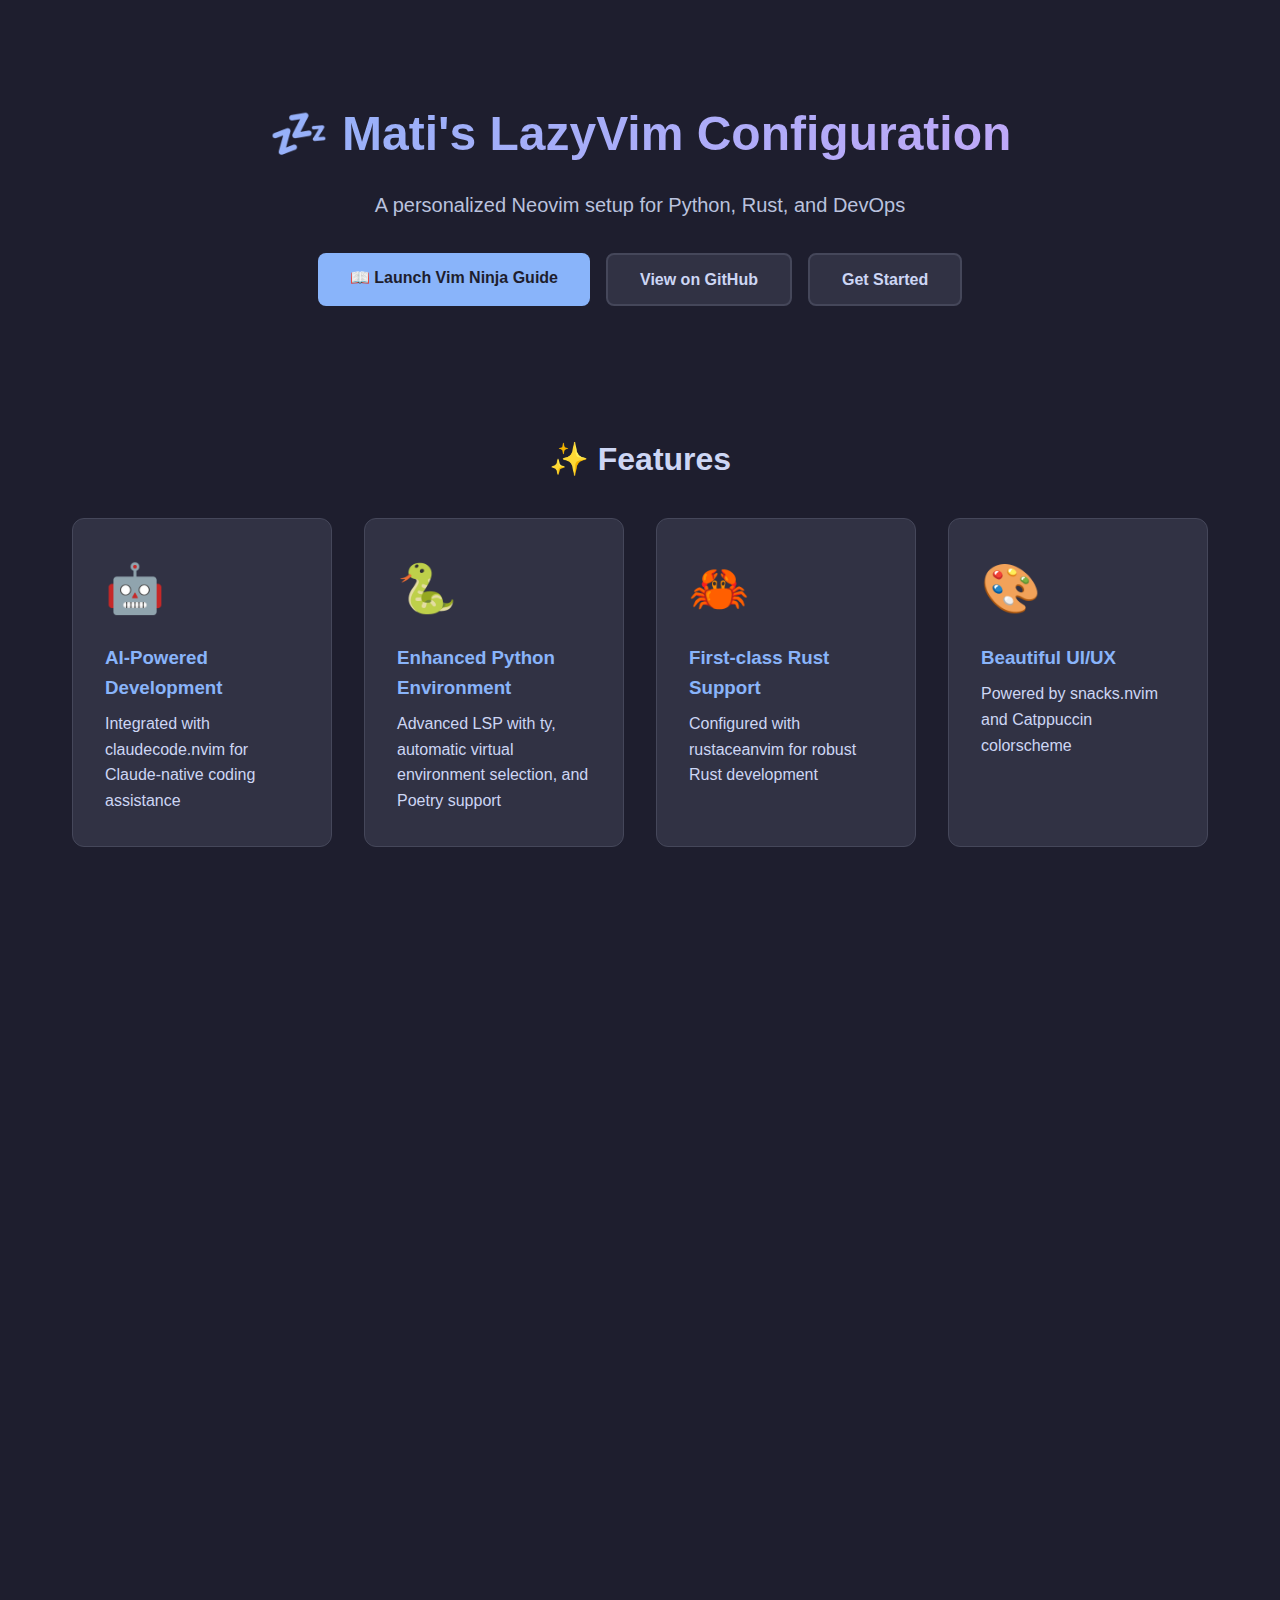
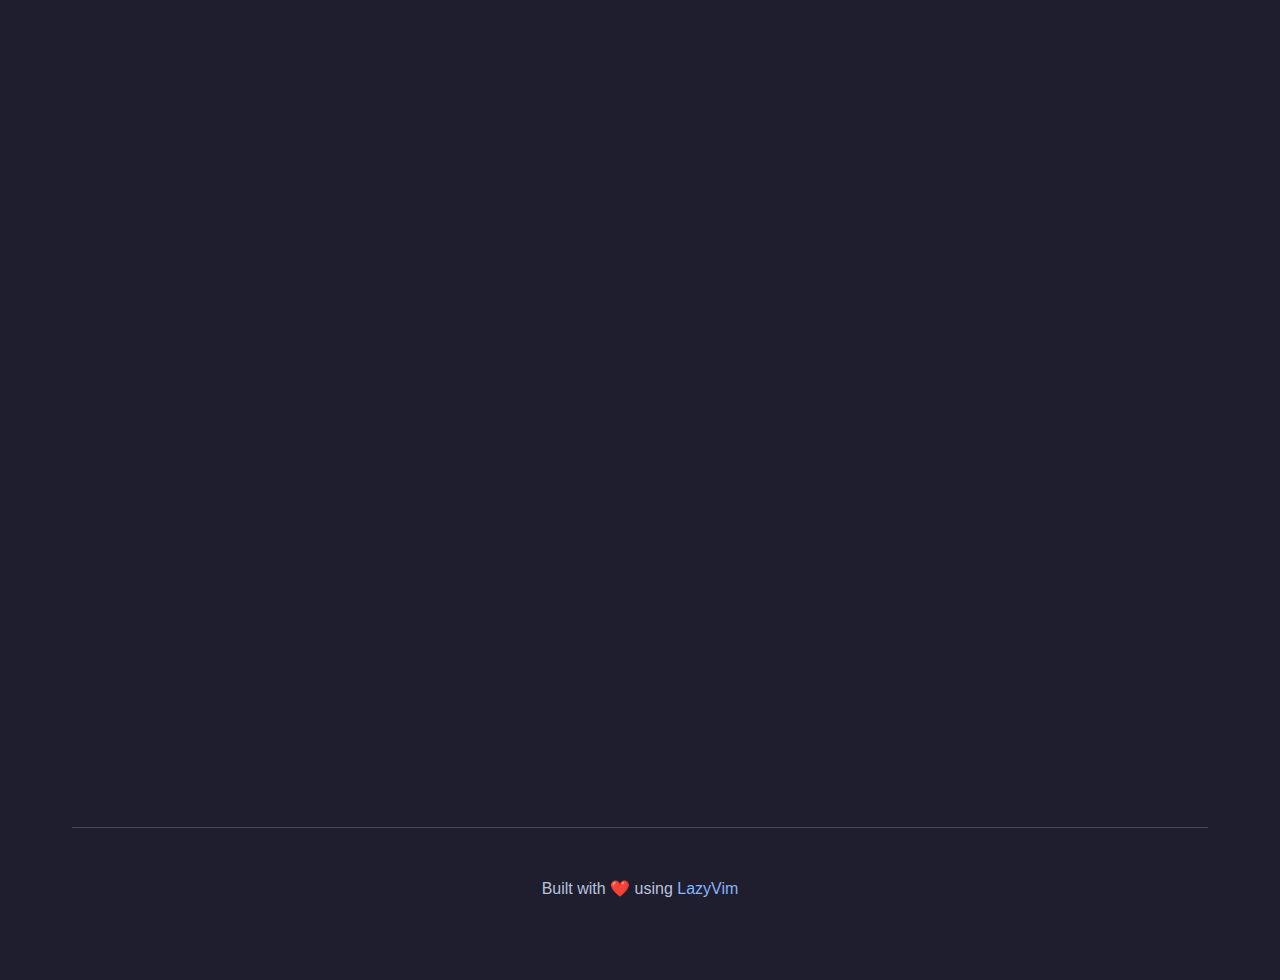
<file: docs/index.html>
<!DOCTYPE html>
<html lang="en">
<head>
    <meta charset="UTF-8">
    <meta name="viewport" content="width=device-width, initial-scale=1.0">
    <title>Mati's LazyVim Configuration</title>
    <link rel="icon" type="image/svg+xml" href="favicon.svg">
    <link rel="stylesheet" href="assets/css/style.css">
</head>
<body>
    <div class="container">
        <header>
            <h1>💤 Mati's LazyVim Configuration</h1>
            <p class="subtitle">A personalized Neovim setup for Python, Rust, and DevOps</p>
            <div class="links">
                <a href="guide/index.html" class="btn btn-primary">📖 Launch Vim Ninja Guide</a>
                <a href="https://github.com/mlopezgez/my-lazyvim" class="btn btn-secondary">View on GitHub</a>
                <a href="#installation" class="btn btn-secondary">Get Started</a>
            </div>
        </header>

        <section class="features">
            <h2>✨ Features</h2>
            <div class="feature-grid">
                <div class="feature-card">
                    <div class="feature-icon">🤖</div>
                    <h3>AI-Powered Development</h3>
                    <p>Integrated with claudecode.nvim for Claude-native coding assistance</p>
                </div>
                <div class="feature-card">
                    <div class="feature-icon">🐍</div>
                    <h3>Enhanced Python Environment</h3>
                    <p>Advanced LSP with ty, automatic virtual environment selection, and Poetry support</p>
                </div>
                <div class="feature-card">
                    <div class="feature-icon">🦀</div>
                    <h3>First-class Rust Support</h3>
                    <p>Configured with rustaceanvim for robust Rust development</p>
                </div>
                <div class="feature-card">
                    <div class="feature-icon">🎨</div>
                    <h3>Beautiful UI/UX</h3>
                    <p>Powered by snacks.nvim and Catppuccin colorscheme</p>
                </div>
            </div>
        </section>

        <section id="installation" class="installation">
            <h2>🚀 Installation</h2>
            <div class="steps">
                <div class="step">
                    <div class="step-number">1</div>
                    <div class="step-content">
                        <h3>Back up your current config</h3>
                        <pre><code>mv ~/.config/nvim ~/.config/nvim.bak</code></pre>
                    </div>
                </div>
                <div class="step">
                    <div class="step-number">2</div>
                    <div class="step-content">
                        <h3>Clone this repository</h3>
                        <pre><code>git clone https://github.com/mlopezgez/my-lazyvim.git ~/.config/nvim</code></pre>
                    </div>
                </div>
                <div class="step">
                    <div class="step-number">3</div>
                    <div class="step-content">
                        <h3>Open Neovim</h3>
                        <pre><code>nvim</code></pre>
                        <p class="note">Lazy.nvim will automatically install all defined plugins</p>
                    </div>
                </div>
            </div>
        </section>

        <section class="keymaps">
            <h2>⌨️ Custom Keymaps</h2>
            <div class="keymap-sections">
                <div class="keymap-section">
                    <h3>AI (Claude Code)</h3>
                    <table>
                        <tr>
                            <td><code>&lt;leader&gt;ac</code></td>
                            <td>Toggle Claude terminal</td>
                        </tr>
                        <tr>
                            <td><code>&lt;leader&gt;ar</code></td>
                            <td>Resume previous Claude session</td>
                        </tr>
                        <tr>
                            <td><code>&lt;leader&gt;as</code></td>
                            <td>Send visual selection to Claude</td>
                        </tr>
                        <tr>
                            <td><code>&lt;leader&gt;aa</code></td>
                            <td>Accept Claude's diff changes</td>
                        </tr>
                    </table>
                </div>
                <div class="keymap-section">
                    <h3>Diagnostics & Clipboard</h3>
                    <table>
                        <tr>
                            <td><code>&lt;leader&gt;cy</code></td>
                            <td>Copy diagnostic under cursor</td>
                        </tr>
                        <tr>
                            <td><code>&lt;leader&gt;cY</code></td>
                            <td>Copy all diagnostics on line</td>
                        </tr>
                        <tr>
                            <td><code>&lt;F13&gt;</code></td>
                            <td>Yank to system clipboard</td>
                        </tr>
                        <tr>
                            <td><code>&lt;F14&gt;</code></td>
                            <td>Paste from system clipboard</td>
                        </tr>
                    </table>
                </div>
            </div>
        </section>

        <section style="background: linear-gradient(135deg, var(--accent-blue), var(--accent-mauve)); padding: 4rem 2rem; border-radius: 12px; text-align: center; margin: 4rem 0;">
            <h2 style="color: var(--bg-primary); font-size: 2.5rem; margin-bottom: 1rem;">
                🎓 Ready to Become a Vim Ninja?
            </h2>
            <p style="color: var(--bg-primary); font-size: 1.25rem; margin-bottom: 2rem; max-width: 700px; margin-left: auto; margin-right: auto;">
                Master this configuration with our comprehensive interactive guide. Learn AI-powered workflows,
                Python development, DevOps tools, and advanced navigation techniques.
            </p>
            <div style="display: flex; gap: 1rem; justify-content: center; flex-wrap: wrap;">
                <a href="guide/index.html" style="display: inline-block; background: var(--bg-primary); color: var(--accent-blue); padding: 1rem 2.5rem; text-decoration: none; border-radius: 8px; font-size: 1.1rem; font-weight: 700; box-shadow: 0 4px 12px rgba(0,0,0,0.3);">
                    Launch Guide →
                </a>
                <a href="guide/01-ai-mastery.html" style="display: inline-block; background: rgba(30, 30, 46, 0.3); color: var(--bg-primary); padding: 1rem 2rem; text-decoration: none; border-radius: 8px; font-size: 1.1rem; font-weight: 600; border: 2px solid var(--bg-primary);">
                    Start with AI Mastery
                </a>
            </div>
            <p style="color: var(--bg-primary); margin-top: 2rem; font-size: 0.9rem; opacity: 0.8;">
                6 progressive lessons • 113 keybinds • Interactive exercises • ~3 hours total
            </p>
        </section>

        <footer>
            <p>Built with ❤️ using <a href="https://github.com/LazyVim/LazyVim" target="_blank">LazyVim</a></p>
        </footer>
    </div>

    <script src="assets/js/script.js"></script>
</body>
</html>
</file>
<file: docs/assets/css/style.css>
:root {
    --bg-primary: #1e1e2e;
    --bg-secondary: #181825;
    --bg-card: #313244;
    --text-primary: #cdd6f4;
    --text-secondary: #bac2de;
    --accent-blue: #89b4fa;
    --accent-mauve: #cba6f7;
    --accent-green: #a6e3a1;
    --accent-peach: #fab387;
    --border: #45475a;
}

* {
    margin: 0;
    padding: 0;
    box-sizing: border-box;
}

body {
    font-family: 'Inter', -apple-system, BlinkMacSystemFont, 'Segoe UI', Roboto, Oxygen, Ubuntu, Cantarell, sans-serif;
    background: var(--bg-primary);
    color: var(--text-primary);
    line-height: 1.6;
}

.container {
    max-width: 1200px;
    margin: 0 auto;
    padding: 2rem;
}

header {
    text-align: center;
    padding: 4rem 0;
}

h1 {
    font-size: 3rem;
    margin-bottom: 1rem;
    background: linear-gradient(135deg, var(--accent-blue), var(--accent-mauve));
    -webkit-background-clip: text;
    -webkit-text-fill-color: transparent;
    background-clip: text;
}

.subtitle {
    font-size: 1.25rem;
    color: var(--text-secondary);
    margin-bottom: 2rem;
}

.links {
    display: flex;
    gap: 1rem;
    justify-content: center;
    flex-wrap: wrap;
}

.btn {
    padding: 0.75rem 2rem;
    text-decoration: none;
    border-radius: 8px;
    font-weight: 600;
    transition: all 0.3s ease;
    display: inline-block;
}

.btn-primary {
    background: var(--accent-blue);
    color: var(--bg-primary);
}

.btn-primary:hover {
    background: var(--accent-mauve);
    transform: translateY(-2px);
}

.btn-secondary {
    background: var(--bg-card);
    color: var(--text-primary);
    border: 2px solid var(--border);
}

.btn-secondary:hover {
    border-color: var(--accent-blue);
    transform: translateY(-2px);
}

section {
    margin: 4rem 0;
}

h2 {
    font-size: 2rem;
    margin-bottom: 2rem;
    text-align: center;
}

.feature-grid {
    display: grid;
    grid-template-columns: repeat(auto-fit, minmax(250px, 1fr));
    gap: 2rem;
    margin-top: 2rem;
}

.feature-card {
    background: var(--bg-card);
    padding: 2rem;
    border-radius: 12px;
    border: 1px solid var(--border);
    transition: all 0.3s ease;
}

.feature-card:hover {
    border-color: var(--accent-blue);
    transform: translateY(-4px);
}

.feature-icon {
    font-size: 3rem;
    margin-bottom: 1rem;
}

.feature-card h3 {
    color: var(--accent-blue);
    margin-bottom: 0.5rem;
}

.steps {
    display: flex;
    flex-direction: column;
    gap: 2rem;
}

.step {
    display: flex;
    gap: 1.5rem;
    align-items: flex-start;
}

.step-number {
    background: var(--accent-blue);
    color: var(--bg-primary);
    width: 40px;
    height: 40px;
    border-radius: 50%;
    display: flex;
    align-items: center;
    justify-content: center;
    font-weight: bold;
    flex-shrink: 0;
}

.step-content {
    flex: 1;
}

.step-content h3 {
    margin-bottom: 0.5rem;
    color: var(--text-primary);
}

pre {
    background: var(--bg-secondary);
    padding: 1rem;
    border-radius: 8px;
    overflow-x: auto;
    margin: 0.5rem 0;
    border: 1px solid var(--border);
}

code {
    font-family: 'JetBrains Mono', 'Fira Code', monospace;
    color: var(--accent-green);
}

.note {
    color: var(--text-secondary);
    font-size: 0.9rem;
    font-style: italic;
    margin-top: 0.5rem;
}

.keymap-sections {
    display: grid;
    grid-template-columns: repeat(auto-fit, minmax(300px, 1fr));
    gap: 2rem;
}

.keymap-section {
    background: var(--bg-card);
    padding: 1.5rem;
    border-radius: 12px;
    border: 1px solid var(--border);
}

.keymap-section h3 {
    color: var(--accent-mauve);
    margin-bottom: 1rem;
}

table {
    width: 100%;
    border-collapse: collapse;
}

table tr {
    border-bottom: 1px solid var(--border);
}

table tr:last-child {
    border-bottom: none;
}

table td {
    padding: 0.75rem 0;
}

table td:first-child {
    width: 40%;
}

table code {
    background: var(--bg-secondary);
    padding: 0.25rem 0.5rem;
    border-radius: 4px;
    font-size: 0.9rem;
}

footer {
    text-align: center;
    padding: 3rem 0;
    color: var(--text-secondary);
    border-top: 1px solid var(--border);
    margin-top: 4rem;
}

footer a {
    color: var(--accent-blue);
    text-decoration: none;
}

footer a:hover {
    text-decoration: underline;
}

@media (max-width: 768px) {
    h1 {
        font-size: 2rem;
    }

    .container {
        padding: 1rem;
    }

    .feature-grid {
        grid-template-columns: 1fr;
    }

    .keymap-sections {
        grid-template-columns: 1fr;
    }
}
</file>
